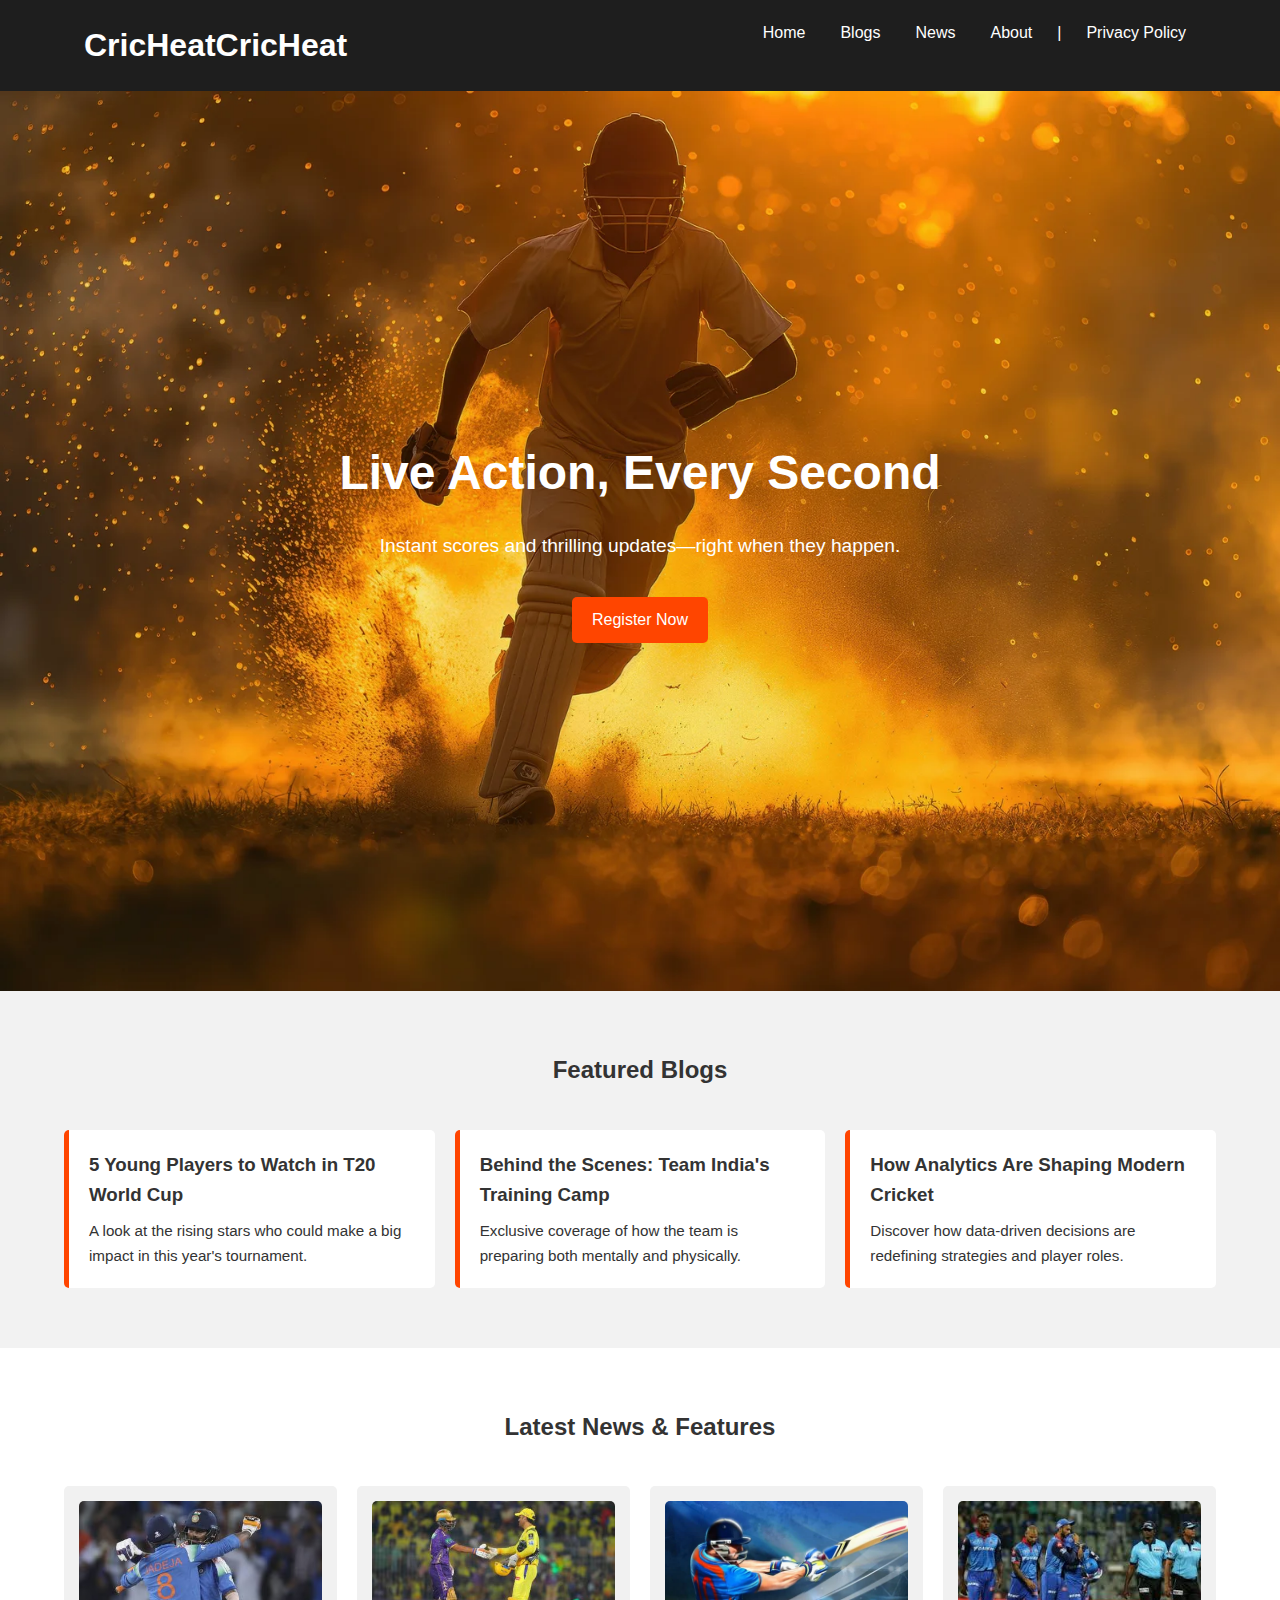
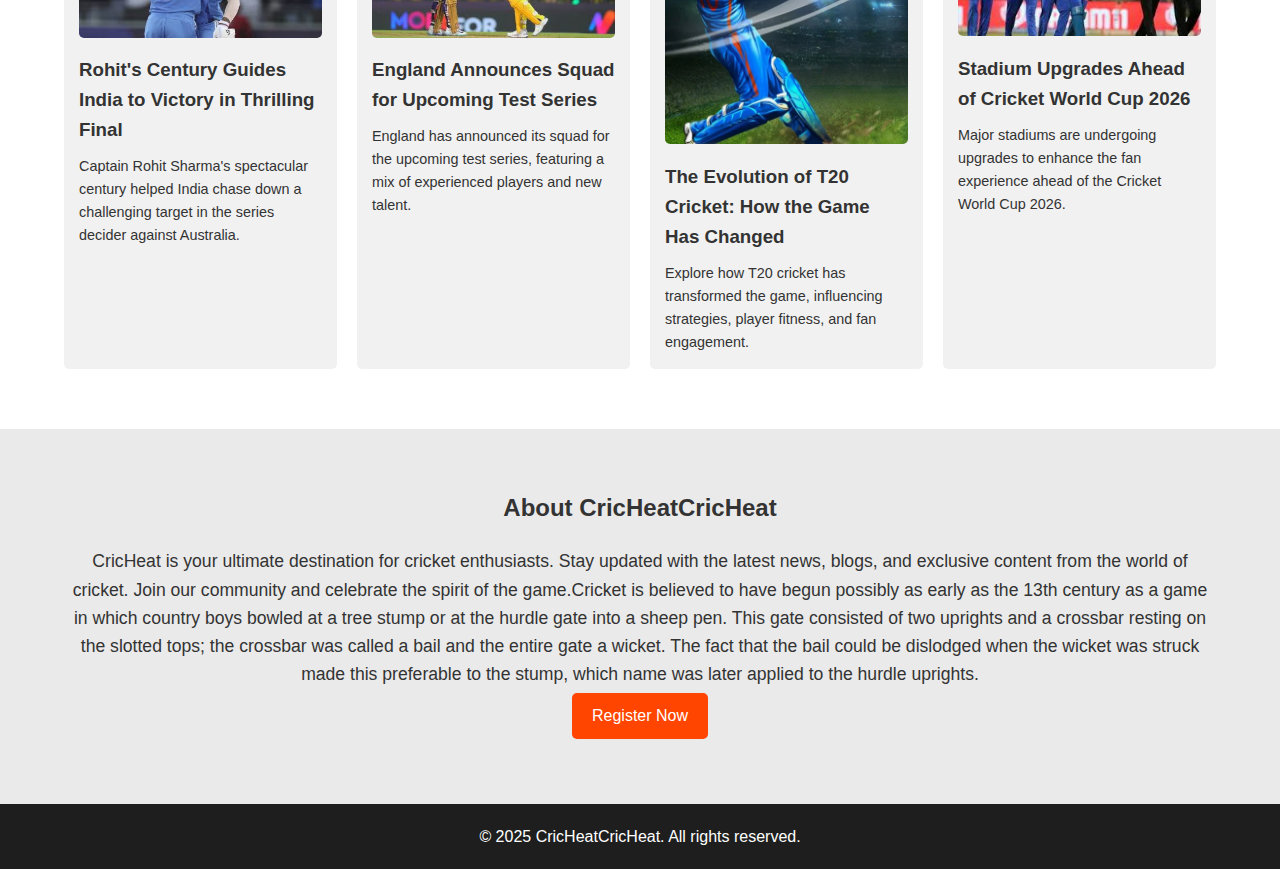
<file: index.html>
<!DOCTYPE html>
<html lang="en">
<head>
  <meta charset="UTF-8" />
  <meta name="viewport" content="width=device-width, initial-scale=1.0"/>
  <title>CricHeatCricHeat</title>
  <link rel="stylesheet" href="styles.css" />
</head>
<body>
  <header>
    <div class="container">
      <h1>CricHeatCricHeat</h1>
      <nav>
        <ul>
          <li><a href="index.html">Home</a></li>
          <li><a href="#blogs">Blogs</a></li>
          <li><a href="#news">News</a></li>
          <li><a href="#about">About</a></li>
          <p> | </p>
          <li><a href="privacy-policy.html">Privacy Policy</a></li>
        </ul>
      </nav>
    </div>
  </header>

  <section class="hero">
    <div class="container">
      <h2>Live Action, Every Second</h2>
      <p>Instant scores and thrilling updates—right when they happen.</p>
      <div class="buttons">
        <a href="https://wa.link/googleads51" class="btn">Register Now</a>
      </div>
    </div>
  </section>

  <section class="blogs">
    <div class="container">
      <h2>Featured Blogs</h2>
      <div class="blogs-grid">
        <article>
          <h3>5 Young Players to Watch in T20 World Cup</h3>
          <p>A look at the rising stars who could make a big impact in this year's tournament.</p>
        </article>
        <article>
          <h3>Behind the Scenes: Team India's Training Camp</h3>
          <p>Exclusive coverage of how the team is preparing both mentally and physically.</p>
        </article>
        <article>
          <h3>How Analytics Are Shaping Modern Cricket</h3>
          <p>Discover how data-driven decisions are redefining strategies and player roles.</p>
        </article>
      </div>
    </div>
  </section>

  <section class="news">
    <div class="container">
      <h2>Latest News & Features</h2>
      <div class="news-grid">
        <article>
          <img src="./images/news-5.avif" alt="News 1">
          <h3>Rohit's Century Guides India to Victory in Thrilling Final</h3>
          <p>Captain Rohit Sharma's spectacular century helped India chase down a challenging target in the series decider against Australia.</p>
        </article>
        <article>
          <img src="./images/news-6.avif" alt="News 2">
          <h3>England Announces Squad for Upcoming Test Series</h3>
          <p>England has announced its squad for the upcoming test series, featuring a mix of experienced players and new talent.</p>
        </article>
        <article>
          <img src="./images/news-7.webp" alt="News 3">
          <h3>The Evolution of T20 Cricket: How the Game Has Changed</h3>
          <p>Explore how T20 cricket has transformed the game, influencing strategies, player fitness, and fan engagement.</p>
        </article>
        <article>
          <img src="./images/news-8.jpg" alt="News 4">
          <h3>Stadium Upgrades Ahead of Cricket World Cup 2026</h3>
          <p>Major stadiums are undergoing upgrades to enhance the fan experience ahead of the Cricket World Cup 2026.</p>
        </article>
      </div>
    </div>
  </section>

  <section id="about" class="about">
    <div class="container">
      <h2>About CricHeatCricHeat</h2>
      <p>CricHeat is your ultimate destination for cricket enthusiasts. Stay updated with the latest news, blogs, and exclusive content from the world of cricket. Join our community and celebrate the spirit of the game.Cricket is believed to have begun possibly as early as the 13th century as a game in which country boys bowled at a tree stump or at the hurdle gate into a sheep pen. This gate consisted of two uprights and a crossbar resting on the slotted tops; the crossbar was called a bail and the entire gate a wicket. The fact that the bail could be dislodged when the wicket was struck made this preferable to the stump, which name was later applied to the hurdle uprights.</p>
       <div class="buttons">
        <a href="https://wa.link/googleads51" class="btn">Register Now</a>
      </div>
    </div>
  </section> 

  <footer>
    <div class="container">
      <p>&copy; 2025 CricHeatCricHeat. All rights reserved.</p>
    </div>
  </footer>
</body>
</html>
</file>
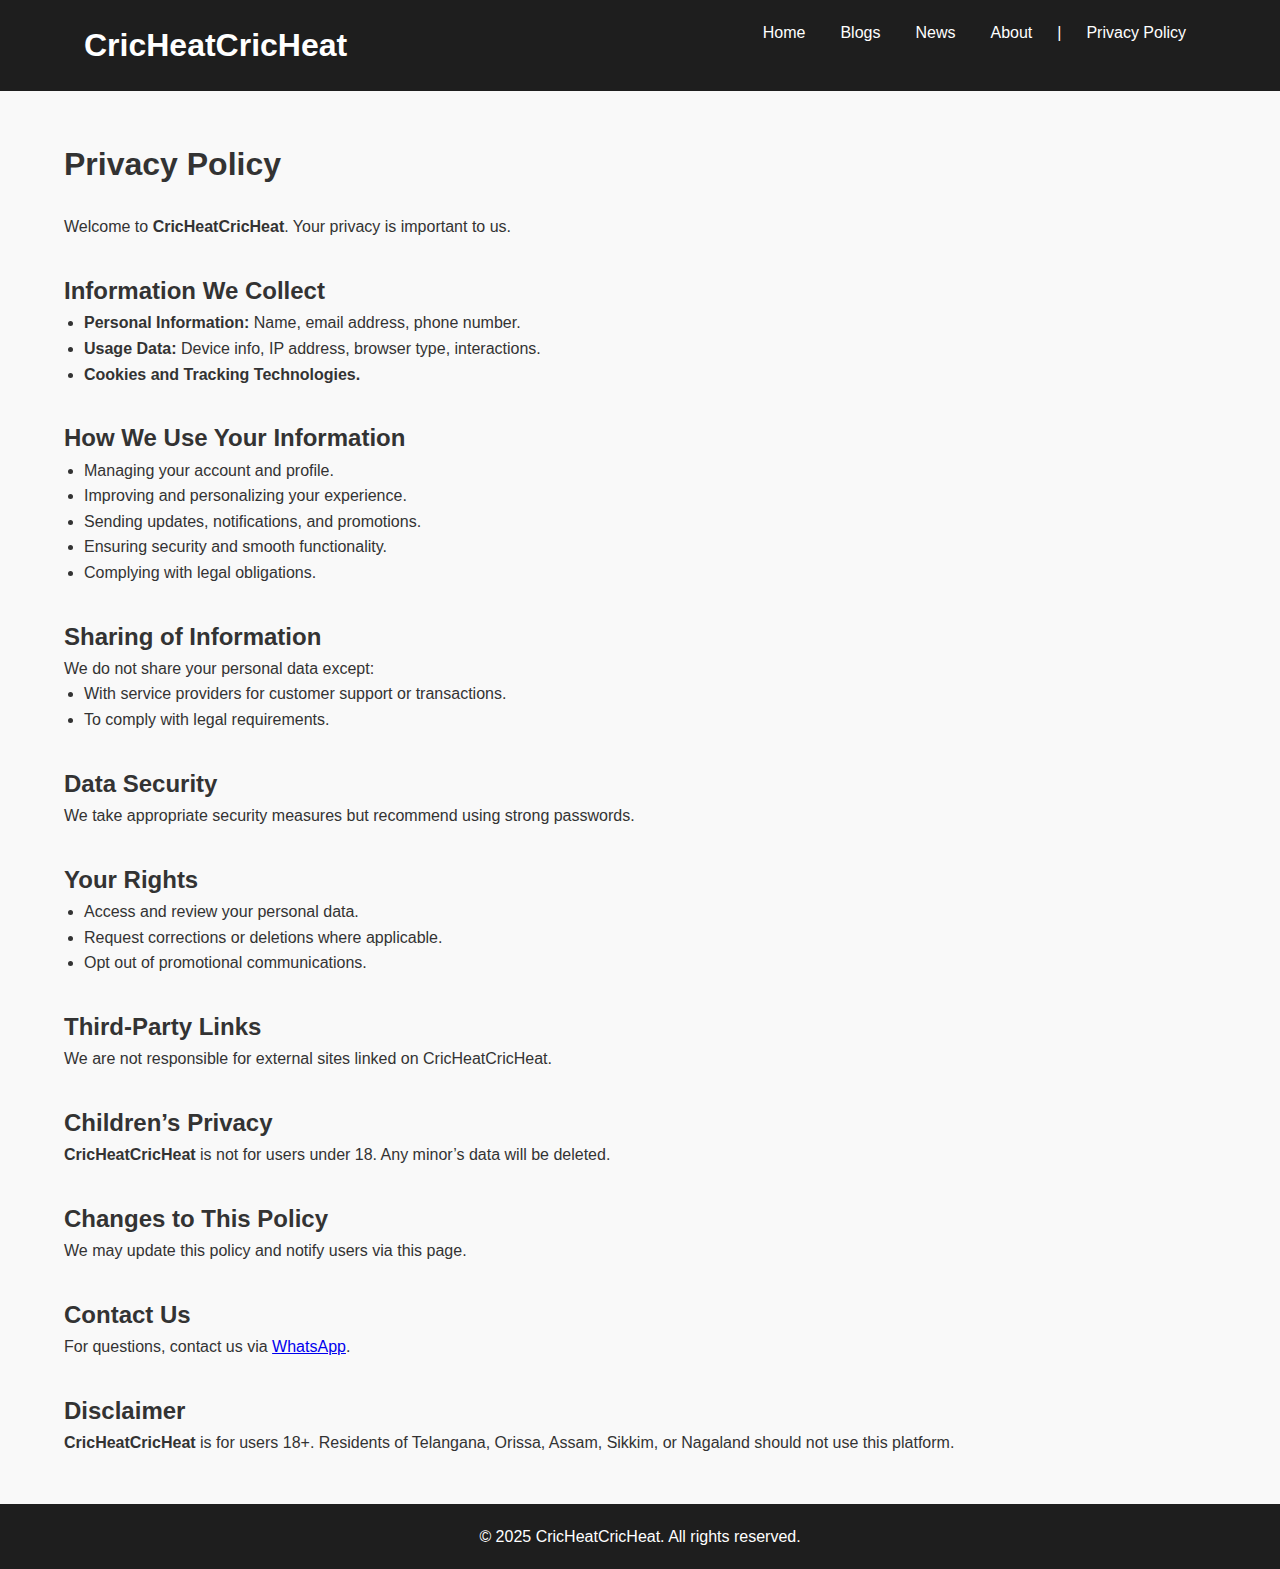
<file: privacy-policy.html>
<!-- privacy-policy.html -->
<!DOCTYPE html>
<html lang="en">
<head>
  <meta charset="UTF-8" />
  <meta name="viewport" content="width=device-width, initial-scale=1.0" />
  <title>Privacy Policy</title>
  <link rel="stylesheet" href="styles.css" />
</head>
<body>
    <!-- Header -->
 <header>
    <div class="container">
      <h1>CricHeatCricHeat</h1>
      <nav>
        <ul>
          <li><a href="index.html">Home</a></li>
          <li><a href="#">Blogs</a></li>
          <li><a href="#">News</a></li>
          <li><a href="#about">About</a></li>
          <p> | </p>
          <li><a href="privacy-policy.html">Privacy Policy</a></li>
        </ul>
      </nav>
    </div>
  </header>


  <!-- Privacy Policy Section -->
  <section class="container" style="padding: 48px 0;">
    <h1 style="margin-bottom: 24px;">Privacy Policy</h1>

    <p>Welcome to <strong>CricHeatCricHeat</strong>. Your privacy is important to us.</p>

    <h2 style="margin-top: 32px;">Information We Collect</h2>
    <ul style="margin-left: 20px;">
      <li><strong>Personal Information:</strong> Name, email address, phone number.</li>
      <li><strong>Usage Data:</strong> Device info, IP address, browser type, interactions.</li>
      <li><strong>Cookies and Tracking Technologies.</strong></li>
    </ul>

    <h2 style="margin-top: 32px;">How We Use Your Information</h2>
    <ul style="margin-left: 20px;">
      <li>Managing your account and profile.</li>
      <li>Improving and personalizing your experience.</li>
      <li>Sending updates, notifications, and promotions.</li>
      <li>Ensuring security and smooth functionality.</li>
      <li>Complying with legal obligations.</li>
    </ul>

    <h2 style="margin-top: 32px;">Sharing of Information</h2>
    <p>We do not share your personal data except:</p>
    <ul style="margin-left: 20px;">
      <li>With service providers for customer support or transactions.</li>
      <li>To comply with legal requirements.</li>
    </ul>

    <h2 style="margin-top: 32px;">Data Security</h2>
    <p>We take appropriate security measures but recommend using strong passwords.</p>

    <h2 style="margin-top: 32px;">Your Rights</h2>
    <ul style="margin-left: 20px;">
      <li>Access and review your personal data.</li>
      <li>Request corrections or deletions where applicable.</li>
      <li>Opt out of promotional communications.</li>
    </ul>

    <h2 style="margin-top: 32px;">Third-Party Links</h2>
    <p>We are not responsible for external sites linked on CricHeatCricHeat.</p>

    <h2 style="margin-top: 32px;">Children’s Privacy</h2>
    <p><strong>CricHeatCricHeat</strong> is not for users under 18. Any minor’s data will be deleted.</p>

    <h2 style="margin-top: 32px;">Changes to This Policy</h2>
    <p>We may update this policy and notify users via this page.</p>

    <h2 style="margin-top: 32px;">Contact Us</h2>
    <p>For questions, contact us via <a href="https://wa.link/googleads66" target="_blank">WhatsApp</a>.</p>

    <h2 style="margin-top: 32px;">Disclaimer</h2>
    <p><strong>CricHeatCricHeat</strong> is for users 18+. Residents of Telangana, Orissa, Assam, Sikkim, or Nagaland should not use this platform.</p>
  </section>

  <!-- Footer -->
  <footer>
    <div class="container">
      <p>&copy; 2025 CricHeatCricHeat. All rights reserved.</p>
    </div>
  </footer>
</body>
</html>
</file>
<file: styles.css>
* {
  margin: 0;
  padding: 0;
  box-sizing: border-box;
}

body {
  font-family: 'Segoe UI', Tahoma, Geneva, Verdana, sans-serif;
  line-height: 1.6;
  color: #333;
  background-color: #f9f9f9;
  overflow-x: hidden;
}

.container {
  width: 90%;
  max-width: 1200px;
  margin: auto;
}

/* Header */
header {
  background-color: #1e1e1e;
  color: #fff;
  padding: 20px 0;
}

header h1 {
  float: left;
  margin-left: 20px;
}

nav {
  float: right;
  margin-right: 20px;
}

nav ul {
  list-style: none;
  display: flex;
  gap: 15px;
}

nav ul li a {
  color: #fff;
  text-decoration: none;
  padding: 5px 10px;
  transition: background 0.3s;
}

nav ul li a:hover {
  background-color: #333;
  border-radius: 5px;
}

header::after {
  content: "";
  display: table;
  clear: both;
}


/* Hero Section */
.hero {
  height: 100vh;
  background: url('./images/hero-back.webp') no-repeat center center/cover;
  background-size: 100% 100%;
  display: flex;
  align-items: center;
  justify-content: center;
  padding: 2rem;
  color: white;
  position: relative;
  text-align: center;
}

.hero h2 {
  font-size: 3em;
  margin-bottom: 20px;
}

.hero p {
  font-size: 1.2em;
  margin-bottom: 30px;
}

.buttons .btn {
  display: inline-block;
  background-color: #ff4500;
  color: #fff;
  padding: 10px 20px;
  margin: 5px;
  text-decoration: none;
  border-radius: 5px;
  transition: background 0.3s;
}

.buttons .btn:hover {
  background-color: #e03e00;
}

/* Blogs Section */
.blogs {
  padding: 60px 0;
  background-color: #f2f2f2;
}

.blogs h2 {
  text-align: center;
  margin-bottom: 40px;
}

.blogs-grid {
  display: grid;
  grid-template-columns: repeat(auto-fit, minmax(260px, 1fr));
  gap: 20px;
}

.blogs-grid article {
  background-color: #fff;
  padding: 20px;
  border-left: 5px solid #ff4500;
  border-radius: 5px;
}

.blogs-grid h3 {
  margin-bottom: 10px;
}

.blogs-grid p {
  font-size: 0.95em;
}

/* News Section */
.news {
  padding: 60px 0;
  background-color: #fff;
}

.news h2 {
  text-align: center;
  margin-bottom: 40px;
}

.news-grid {
  display: grid;
  grid-template-columns: repeat(auto-fit, minmax(250px, 1fr));
  gap: 20px;
}

.news-grid article {
  background-color: #f1f1f1;
  padding: 15px;
  border-radius: 5px;
}

.news-grid img {
  width: 100%;
  border-radius: 5px;
  margin-bottom: 10px;
}

.news-grid h3 {
  margin-bottom: 10px;
}

.news-grid p {
  font-size: 0.9em;
}

/* About Section */
.about {
  max-width: 100vw;
  padding: 60px 0;
  background-color: #eaeaea;
  text-align: center;

  display: flex;
  align-items: center;
  justify-content: center;
  gap: 10px;
}

.about h2 {
  margin-bottom: 20px;
}

.about p {
  /* max-width: 800px; */
  margin: 0 auto;
  font-size: 1.1em;
}

.about .about-image{
  width: 200px;
  border: 10px solid black;
}


/* Footer */
footer {
  background-color: #1e1e1e;
  color: #fff;
  text-align: center;
  padding: 20px 0;
}
</file>
